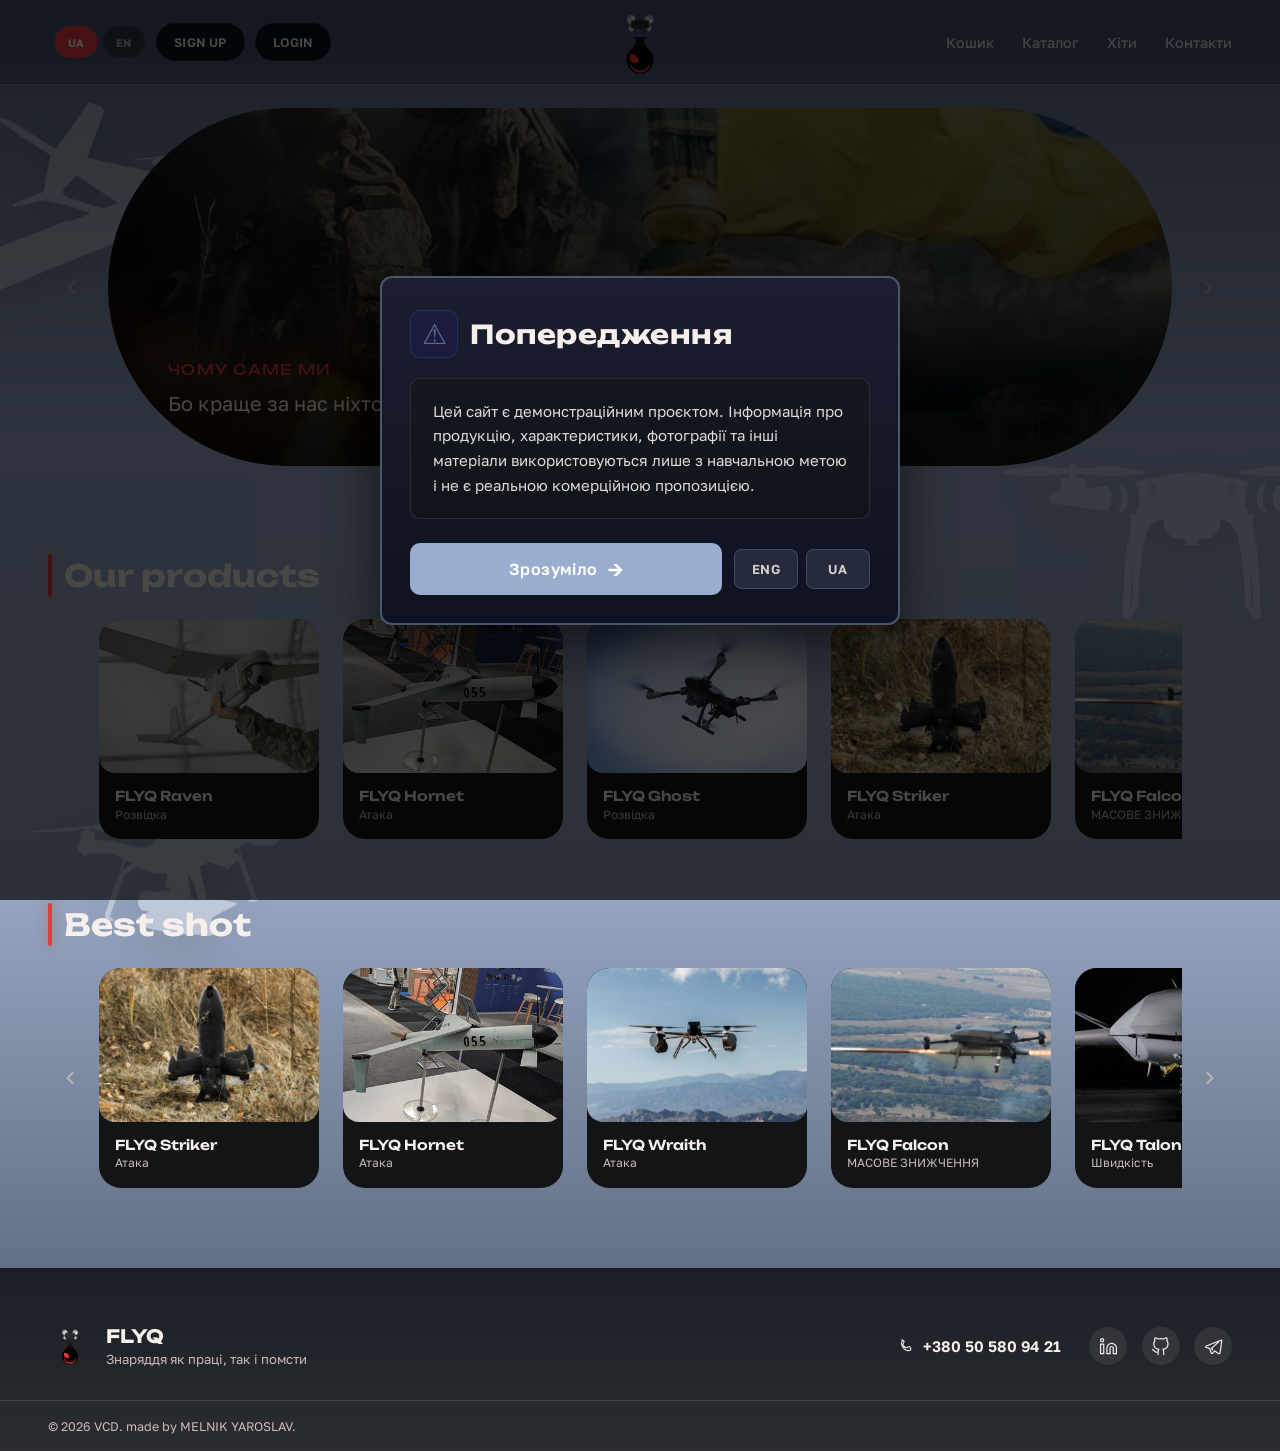
<file: index.html>
<!DOCTYPE html>
<html lang="uk">
<head>
<meta charset="UTF-8">
<meta name="viewport" content="width=device-width, initial-scale=1.0">
<title data-i18n-title="titleHome">FLYQ — знаряддя як праці, так і помсти</title>
<meta name="description" data-i18n-content="metaHomeDesc" content="FLYQ — український виробник дронів. Понад 67 років на ринку техніки, яка не підводить.">
<link rel="icon" href="logo.png" type="image/png">


<link rel="preconnect" href="https://fonts.googleapis.com">
<link rel="preconnect" href="https://fonts.gstatic.com" crossorigin>
<link href="https://fonts.googleapis.com/css2?family=Golos+Text:wght@400;500;600;700&family=Unbounded:wght@500;700;800;900&display=swap" rel="stylesheet">

<link rel="stylesheet" href="styles.css">
</head>
<body id="top">

<!-- Decorative drone silhouettes — scroll parallax (drift opposite to scroll direction).
     Images are inlined as base64 data URIs on purpose: a separate /drones folder next to
     index.html was the most likely cause of "drones don't show" (relative path 404s silently
     since alt="" gives no broken-image icon). Inlining removes that failure mode entirely.
     Styling: styles.css → ".drone-bg" / ".drone-bg__item". Behavior: script.js → initDroneParallax(). -->

<!-- ================= Попередження ================= -->
<div id="warningOverlay" class="warning-overlay">

    <div class="warning-modal">

        <div class="warning-modal__header">
            <span class="warning-modal__icon">⚠</span>
            <h2 class="warning-title" data-i18n="warningTitle">Попередження</h2>
        </div>

        <p class="warning-text" data-i18n="warningText">
            Цей сайт є демонстраційним проєктом.
            Інформація про продукцію, характеристики,
            фотографії та інші матеріали використовуються
            лише з навчальною метою.
        </p>

<div class="warning-actions">
            <button id="warningClose" class="warning-btn warning-btn--primary">
                <span class="warning-btn__text" data-i18n="warningClose">Зрозуміло</span>
                <span class="warning-btn__arrow">&rarr;</span>
            </button>
            <div class="warning-actions__secondary">
                <div class="warning-lang">
                    <button id="warningCloseEn" class="warning-btn warning-btn--lang">ENG</button>
                    <button id="warningCloseUa" class="warning-btn warning-btn--lang">UA</button>
                </div>
            </div>
    </div>

</div>

</div>

<!-- ================= Вхід / Реєстрація (демо, бекенду немає) ================= -->
<div id="authOverlay" class="warning-overlay" style="display:none;">
  <div class="warning-modal auth-modal">

<div class="auth-modal__icon" aria-hidden="true">
      <img src="logo.png" alt="VCD" width="122" height="122" class="auth-modal__logo">
    </div>

    <form id="authForm" class="auth-form" novalidate>
      <div class="auth-field">
        <input type="text" id="authNickname" class="auth-input"
               placeholder="Нікнейм" aria-label="Нікнейм" autocomplete="username"
               data-i18n-placeholder="authNickPh" data-i18n-aria="authNickPh">
        <p class="auth-error" id="authNicknameError" data-i18n="authNickErr" hidden>Введіть нікнейм</p>
      </div>
      <div class="auth-field">
        <input type="password" id="authPassword" class="auth-input"
               placeholder="Пароль" aria-label="Пароль" autocomplete="current-password"
               data-i18n-placeholder="authPassPh" data-i18n-aria="authPassPh">
        <p class="auth-error" id="authPasswordError" data-i18n="authPassErr" hidden>Введіть пароль</p>
      </div>

      <div class="auth-actions">
        <button type="submit" class="warning-btn auth-btn">Sign up</button>
        <button type="submit" class="warning-btn auth-btn">Login</button>
      </div>
    </form>

    <button type="button" class="auth-cancel" id="authCancel" data-i18n="authCancel">Скасувати</button>
  </div>
</div>

<!-- ================= Демо-відповідь після Sign up / Login ================= -->
<div id="authErrorOverlay" class="warning-overlay" style="display:none;">
  <div class="warning-modal">
    <p class="warning-text auth-error-text" data-i18n="authErrorText">
      404 … технічний збій. Лист відправлений на вашу пошту.
    </p>
    <button id="authErrorClose" class="warning-btn">
      <span class="warning-btn__text" data-i18n="navHome">На головну</span>
      <span class="warning-btn__arrow">&rarr;</span>
    </button>
  </div>
</div>


<div class="drone-bg" aria-hidden="true">
  <img class="drone-bg__item" data-depth="0.42" src="[data-uri]" alt="">
  <img class="drone-bg__item" data-depth="0.52" data-flip="1" src="[data-uri]" alt="">
  <img class="drone-bg__item" data-depth="0.36" src="[data-uri]" alt="">
  <img class="drone-bg__item" data-depth="0.58" src="[data-uri]" alt="">
</div>

<a class="skip-link" href="#main" data-i18n="skipLink">Перейти до основного контенту</a>

<!-- Reusable icon sprite. Kept inline so no extra network request is needed. -->
<svg class="icon-sprite" aria-hidden="true" focusable="false">
  <symbol id="icon-chevron" viewBox="0 0 24 24">
    <path d="M9 6l6 6-6 6" fill="none" stroke="currentColor" stroke-width="2.4" stroke-linecap="round" stroke-linejoin="round"/>
  </symbol>
  <symbol id="icon-drone" viewBox="0 0 64 64">
    <g fill="none" stroke="currentColor" stroke-width="2.2" stroke-linecap="round" stroke-linejoin="round">
      <path d="M32 25 17 13M32 25 47 13M32 39 17 51M32 39 47 51"/>
      <rect x="25.5" y="25.5" width="13" height="13" rx="3.5"/>
      <circle cx="14" cy="11" r="6.4"/>
      <circle cx="50" cy="11" r="6.4"/>
      <circle cx="14" cy="53" r="6.4"/>
      <circle cx="50" cy="53" r="6.4"/>
    </g>
  </symbol>
  <symbol id="icon-instagram" viewBox="0 0 24 24">
    <rect x="3" y="3" width="18" height="18" rx="5.5" fill="none" stroke="currentColor" stroke-width="1.7"/>
    <circle cx="12" cy="12" r="4.1" fill="none" stroke="currentColor" stroke-width="1.7"/>
    <circle cx="17.3" cy="6.7" r="1.15" fill="currentColor"/>
  </symbol>
  <symbol id="icon-telegram" viewBox="0 0 24 24">
    <path d="M21.4 4.1 2.8 11.4c-1 .4-1 1.6.1 1.9l4.4 1.3 1.7 5.4c.3.9 1.5 1.1 2.1.3l2.4-2.8 4.6 3.4c.8.6 2 .2 2.2-.8L22.4 5c.2-.9-.9-1.6-1-1z" fill="none" stroke="currentColor" stroke-width="1.5" stroke-linejoin="round"/>
    <path d="M9 14.6 18.7 6l-8.2 7.4-.2 3.9" fill="none" stroke="currentColor" stroke-width="1.4" stroke-linejoin="round"/>
  </symbol>
  <symbol id="icon-linkedin" viewBox="0 0 24 24">
    <path d="M16 8a6 6 0 0 1 6 6v7h-4v-7a2 2 0 0 0-2-2 2 2 0 0 0-2 2v7h-4v-7a6 6 0 0 1 6-6z" fill="none" stroke="currentColor" stroke-width="1.5" stroke-linecap="round" stroke-linejoin="round"/>
    <rect x="2" y="9" width="4" height="12" fill="none" stroke="currentColor" stroke-width="1.5" stroke-linecap="round" stroke-linejoin="round"/>
    <circle cx="4" cy="4" r="2" fill="none" stroke="currentColor" stroke-width="1.5" stroke-linecap="round" stroke-linejoin="round"/>
  </symbol>
  <symbol id="icon-github" viewBox="0 0 24 24">
    <path d="M9 19c-5 1.5-5-2.5-7-3m14 6v-3.87a3.37 3.37 0 0 0-.94-2.61c3.14-.35 6.44-1.54 6.44-7A5.44 5.44 0 0 0 20 4.77 5.07 5.07 0 0 0 19.91 1S18.73.65 16 2.48a13.38 13.38 0 0 0-7 0C6.27.65 5.09 1 5.09 1A5.07 5.07 0 0 0 5 4.77a5.44 5.44 0 0 0-1.5 3.78c0 5.42 3.3 6.61 6.44 7A3.37 3.37 0 0 0 9 18.13V22" fill="none" stroke="currentColor" stroke-width="1.5" stroke-linecap="round" stroke-linejoin="round"/>
  </symbol>
  <symbol id="icon-phone" viewBox="0 0 24 24">
    <path d="M6.7 2.6 9.5 3.8c.5.2.7.8.5 1.3l-1 2.5c-.2.5-.7.7-.7 1.3.5 2.5 2.4 4.4 4.9 4.9.5.1.8-.4 1.3-.6l2.5-1c.5-.2 1.1 0 1.3.5l1.2 2.8c.2.5 0 1.1-.4 1.4-1 .7-2.3 1.1-3.5.9C11 17.3 6.8 13.1 6.4 8c-.2-1.2.2-2.5.9-3.5.3-.4.9-.6 1.4-.4Z" fill="none" stroke="currentColor" stroke-width="1.5" stroke-linejoin="round" stroke-linecap="round"/>
  </symbol>
  <symbol id="icon-menu" viewBox="0 0 24 24">
    <path d="M4 7h16M4 12h16M4 17h16" fill="none" stroke="currentColor" stroke-width="1.8" stroke-linecap="round"/>
  </symbol>
</svg>

    <!-- ============ HEADER ============ -->
<header class="site-header" id="siteHeader">
  <div class="site-header__inner">

    <div class="site-header__left">
      <div class="header-lang">
        <button class="btn btn--lang" type="button" data-lang="ua">UA</button>
        <button class="btn btn--lang" type="button" data-lang="en">EN</button>
      </div>
      <div class="site-header__auth" id="authControls"></div>
    </div>

    <!-- ============ LOGO center ============ -->
    <a class="site-header__logo" href="#top" data-i18n-aria="logoAriaTop" aria-label="FLYQ — на початок сторінки">
      <img src="logo.png" alt="VCD" width="75" height="75" class="js-logo">
    </a>

    <div class="site-header__right">
      <div class="site-header__menu">
        <nav class="site-nav" id="siteNav" data-i18n-aria="mainNavAria" aria-label="Основна навігація">
          <a href="cart.html" data-i18n="navCart">Кошик</a>
          <a href="#our-products" data-i18n="navCatalog">Каталог</a>
          <a href="#best-shot" data-i18n="navHits">Хіти</a>
          <a href="#site-footer" data-i18n="navContacts">Контакти</a>
        </nav>
        <button class="menu-toggle" type="button" id="menuToggle" aria-expanded="false" aria-controls="siteNav">
          <span class="menu-toggle__label" data-i18n="menuLabel">Меню</span>
          <svg class="icon menu-toggle__icon" width="18" height="18"><use href="#icon-menu"></use></svg>
        </button>
      </div>
    </div>

  </div>
</header>

<main id="main">




  <!-- ============ HERO CAROUSEL — "колесо пропозиції" ============ -->
  <section class="hero" data-i18n-roledesc="heroCarouselRole" aria-roledescription="карусель" data-i18n-aria="heroSlidesAria" aria-label="Пропозиції">
    <div class="hero__inner">

      <button class="hero__arrow hero__arrow--prev" type="button" id="heroPrev" data-i18n-aria="heroPrevAria" aria-label="Попередній слайд">
        <svg class="icon" width="22" height="22"><use href="#icon-chevron"></use></svg>
      </button>

      <div class="hero__stage">
        <div class="hero__slide" id="heroSlide">
          <div class="hero__media" id="heroMedia"></div>
          <div class="hero__scrim"></div>
          <div class="hero__content">
            <span class="hero__eyebrow" id="heroEyebrow">Про магазин</span>
            <p class="hero__text" id="heroText">VCD — ми виготовляємо знаряддя як праці, так і помсти. Вже близько 67 років на ринку дронів, які не підводять.</p>
          </div>
        </div>
      </div>

      <button class="hero__arrow hero__arrow--next" type="button" id="heroNext" data-i18n-aria="heroNextAria" aria-label="Наступний слайд">
        <svg class="icon" width="22" height="22"><use href="#icon-chevron"></use></svg>
      </button>

    </div>

    <div class="hero__dots" id="heroDots" role="tablist" data-i18n-aria="heroDotsAria" aria-label="Слайди пропозицій"></div>
  </section>

  <!-- ============ OUR PRODUCTS ============ -->
  <section class="rail" id="our-products" aria-labelledby="ourProductsHeading">
    <h2 class="rail__heading" id="ourProductsHeading"><span class="rail__tick" aria-hidden="true"></span>Our products</h2>

    <div class="rail__viewport">
      <button class="rail__arrow rail__arrow--prev" type="button" data-rail-prev="ourProductsTrack" data-i18n-aria="railPrevAria" aria-label="Попередні товари">
        <svg class="icon" width="20" height="20"><use href="#icon-chevron"></use></svg>
      </button>

      <ul class="rail__track" id="ourProductsTrack"></ul>

      <button class="rail__arrow rail__arrow--next" type="button" data-rail-next="ourProductsTrack" data-i18n-aria="railNextAria" aria-label="Наступні товари">
        <svg class="icon" width="20" height="20"><use href="#icon-chevron"></use></svg>
      </button>
    </div>
  </section>

  <!-- ============ BEST SHOT ============ -->
  <section class="rail" id="best-shot" aria-labelledby="bestShotHeading">
    <h2 class="rail__heading" id="bestShotHeading"><span class="rail__tick" aria-hidden="true"></span>Best shot</h2>

    <div class="rail__viewport">
      <button class="rail__arrow rail__arrow--prev" type="button" data-rail-prev="bestShotTrack" data-i18n-aria="railPrevAria" aria-label="Попередні товари">
        <svg class="icon" width="20" height="20"><use href="#icon-chevron"></use></svg>
      </button>

      <ul class="rail__track" id="bestShotTrack"></ul>

      <button class="rail__arrow rail__arrow--next" type="button" data-rail-next="bestShotTrack" data-i18n-aria="railNextAria" aria-label="Наступні товари">
        <svg class="icon" width="20" height="20"><use href="#icon-chevron"></use></svg>
      </button>
    </div>
  </section>

</main>

<!-- ============ FOOTER ============ -->
<footer class="site-footer" id="site-footer">
  <div class="site-footer__inner">

    <div class="site-footer__brand">
      <img src="logo.png" alt="FLYQ" width="55" height="55" class="site-footer__logo js-logo">
      <div class="site-footer__brand-text">
        <p class="site-footer__name">FLYQ</p>
        <p class="site-footer__tagline">Знаряддя як праці, так і помсти</p>
      </div>
    </div>

    <div class="site-footer__contact">
      <a class="site-footer__phone" href="tel:+380505809421">
        <svg class="icon" width="17" height="17"><use href="#icon-phone"></use></svg>
        <span>+380&nbsp;50&nbsp;580&nbsp;94&nbsp;21</span>
      </a>
      <div class="site-footer__social">
        <a href="https://www.linkedin.com/in/yaroslav-melnyk-b37ba122b/" target="_blank" rel="noopener noreferrer" aria-label="VCD у LinkedIn"><svg class="icon" width="19" height="19"><use href="#icon-linkedin"></use></svg></a>
        <a href="https://github.com/telurbul" target="_blank" rel="noopener noreferrer" aria-label="VCD у GitHub"><svg class="icon" width="19" height="19"><use href="#icon-github"></use></svg></a>
        <a href="https://t.me/alfreichel" target="_blank" rel="noopener noreferrer" aria-label="VCD у Telegram"><svg class="icon" width="19" height="19"><use href="#icon-telegram"></use></svg></a>
      </div>
    </div>

  </div>

  <div class="site-footer__bottom">
    <p>© <span id="year">2026</span> VCD. made by MELNIK YAROSLAV.</p>
  </div>
</footer>

<script src="script.js"></script>
</body>
</html>
</file>
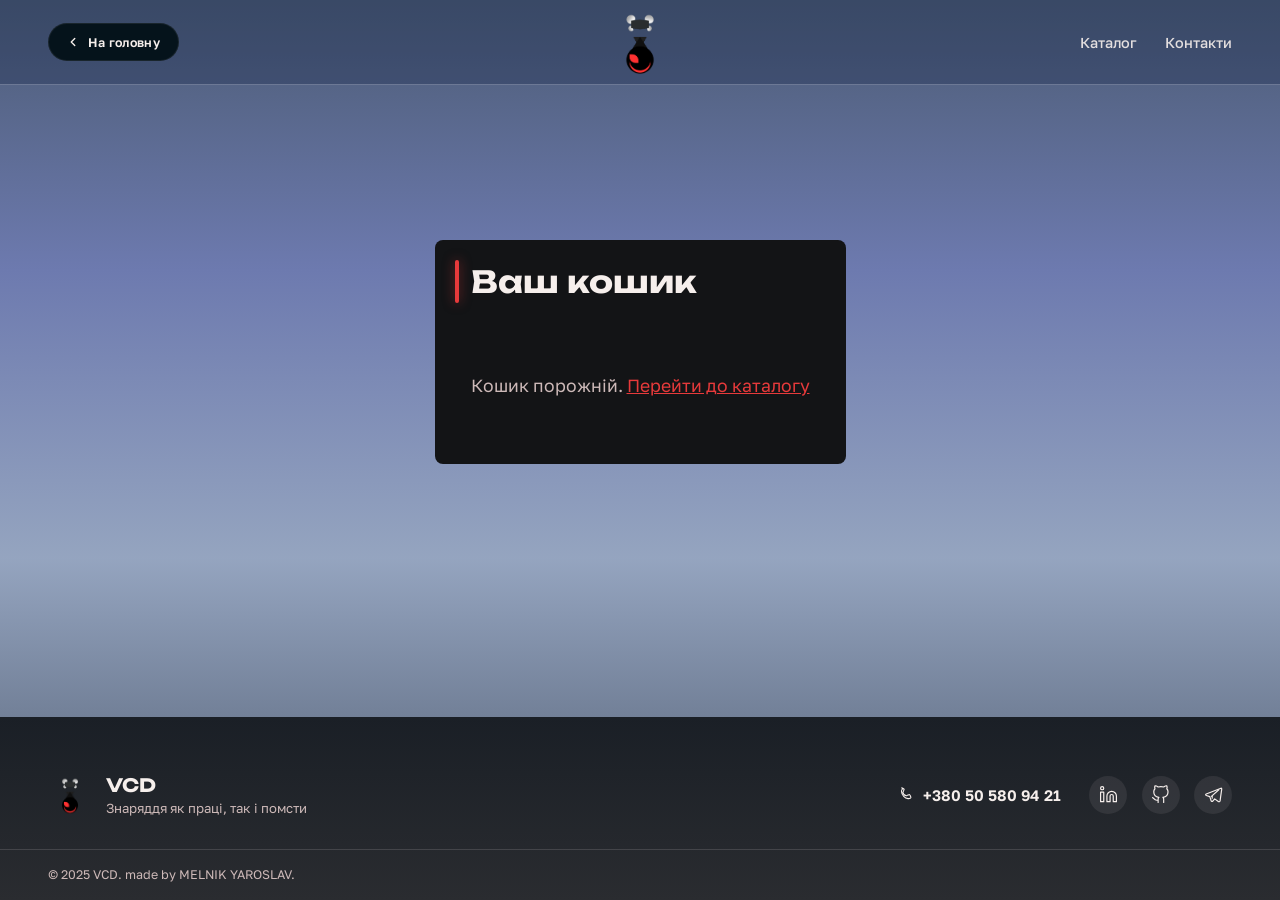
<file: cart.html>
<!DOCTYPE html>
<html lang="uk">
<head>
  <meta charset="UTF-8">
  <meta name="viewport" content="width=device-width, initial-scale=1.0">
  <title data-i18n-title="titleCart">Кошик — VCD</title>
  <link rel="icon" href="logo.png" type="image/png">
  <link rel="preconnect" href="https://fonts.googleapis.com">
  <link rel="preconnect" href="https://fonts.gstatic.com" crossorigin>
  <link href="https://fonts.googleapis.com/css2?family=Golos+Text:wght@400;500;600;700&family=Unbounded:wght@500;700;800;900&display=swap" rel="stylesheet">
  <link rel="stylesheet" href="styles.css">
  <link rel="stylesheet" href="styles.prod.css">
  <link rel="stylesheet" href="styles.cart.css">
  <style>
    /* Shared styles.css sets body{min-height:130vh} for the long landing
       page. On a short page like this cart (especially when empty) that
       leaves a large blank gradient gap below the footer instead of the
       footer sitting at the bottom. Override scoped to this page only,
       with a real sticky-footer flex layout instead. */
    body {
      min-height: 100vh;
      display: flex;
      flex-direction: column;
    }
    main.cart-page {
      flex: 1 0 auto;
    }
    .site-footer {
      flex-shrink: 0;
    }

    .cart-page {
      max-width: var(--container);
      margin: 0 auto;
      padding: calc(var(--header-h) + 2rem) var(--pad-inline) 0;
      min-height: 60vh;
    }
    .cart-container {
      width: 100%;
    }
    .cart-heading {
      display: flex;
      align-items: center;
      gap: .75rem;
      font-family: var(--font-display);
      font-weight: 700;
      font-size: clamp(1.3rem, 3vw, 1.9rem);
      margin-bottom: 1.5rem;
    }
    .cart-items {
      display: flex;
      flex-direction: column;
      gap: 0.75rem;
    }
    .cart-item {
      display: flex;
      align-items: center;
      gap: 1rem;
      background: var(--ink);
      border-radius: var(--radius-sm);
      padding: 0.75rem 1rem;
      transition: background 0.2s;
    }
    .cart-item:hover {
      background: var(--ink-soft);
    }
    .cart-item__img {
      width: 80px;
      height: 80px;
      object-fit: cover;
      border-radius: 8px;
      flex-shrink: 0;
    }
    .cart-item__info {
      flex: 1;
      display: flex;
      align-items: center;
      gap: 0.75rem;
    }
    .cart-item__name {
      font-family: var(--font-display);
      font-weight: 600;
      font-size: 1rem;
    }
    .cart-item__qty {
      color: var(--paper-dim);
      font-size: 0.85rem;
    }
    .cart-item__price {
      font-family: var(--font-display);
      font-weight: 700;
      font-size: 1.05rem;
      white-space: nowrap;
      color: var(--accent);
    }
    .cart-item__remove {
      display: grid;
      place-items: center;
      width: 36px;
      height: 36px;
      border-radius: 50%;
      background: rgba(231,58,59,0.15);
      color: var(--accent);
      font-size: 1rem;
      transition: background 0.2s;
      cursor: pointer;
      border: none;
    }
    .cart-item__remove:hover {
      background: rgba(231,58,59,0.35);
    }
    .cart-empty {
      text-align: center;
      padding: 3rem 1rem;
      color: var(--paper-dim);
      font-size: 1.1rem;
    }
    .cart-empty a {
      color: var(--accent);
      text-decoration: underline;
    }
    .cart-actions {
      margin-top: 1.5rem;
      display: flex;
      align-items: center;
      justify-content: space-between;
      gap: 1rem;
      flex-wrap: wrap;
    }
    .cart-actions .btn--order {
      display: inline-block;
      width: auto;
      min-width: 220px;
    }
    .cart-add-more {
      display: inline-flex;
      align-items: center;
      gap: .5rem;
    }
    .cart-add-more__icon {
      display: grid;
      place-items: center;
      width: 22px;
      height: 22px;
      border-radius: 50%;
      background: rgba(231,58,59,0.15);
      color: var(--accent);
      font-size: 1rem;
      line-height: 1;
    }
  </style>
</head>
<body>

<svg class="icon-sprite" aria-hidden="true" focusable="false">
  <symbol id="icon-chevron" viewBox="0 0 24 24">
    <path d="M9 6l6 6-6 6" fill="none" stroke="currentColor" stroke-width="2.4" stroke-linecap="round" stroke-linejoin="round"/>
  </symbol>
  <symbol id="icon-phone" viewBox="0 0 24 24">
    <path d="M6.7 2.6 9.5 3.8c.5.2.7.8.5 1.3l-1 2.5c-.2.5-.7.7-.7 1.3.5 2.5 2.4 4.4 4.9 4.9.5.1.8-.4 1.3-.6l2.5-1c.5-.2 1.1 0 1.3.5l1.2 2.8c.2.5 0 1.1-.4 1.4-1 .7-2.3 1.1-3.5.9C11 17.3 6.8 13.1 6.4 8c-.2-1.2.2-2.5.9-3.5.3-.4.9-.6 1.4-.4Z" fill="none" stroke="currentColor" stroke-width="1.5" stroke-linejoin="round" stroke-linecap="round"/>
  </symbol>
  <symbol id="icon-instagram" viewBox="0 0 24 24">
    <rect x="3" y="3" width="18" height="18" rx="5.5" fill="none" stroke="currentColor" stroke-width="1.7"/>
    <circle cx="12" cy="12" r="4.1" fill="none" stroke="currentColor" stroke-width="1.7"/>
    <circle cx="17.3" cy="6.7" r="1.15" fill="currentColor"/>
  </symbol>
  <symbol id="icon-linkedin" viewBox="0 0 24 24">
    <path d="M16 8a6 6 0 0 1 6 6v7h-4v-7a2 2 0 0 0-2-2 2 2 0 0 0-2 2v7h-4v-7a6 6 0 0 1 6-6z" fill="none" stroke="currentColor" stroke-width="1.5" stroke-linecap="round" stroke-linejoin="round"/>
    <rect x="2" y="9" width="4" height="12" fill="none" stroke="currentColor" stroke-width="1.5" stroke-linecap="round" stroke-linejoin="round"/>
    <circle cx="4" cy="4" r="2" fill="none" stroke="currentColor" stroke-width="1.5" stroke-linecap="round" stroke-linejoin="round"/>
  </symbol>
  <symbol id="icon-github" viewBox="0 0 24 24">
    <path d="M9 19c-5 1.5-5-2.5-7-3m14 6v-3.87a3.37 3.37 0 0 0-.94-2.61c3.14-.35 6.44-1.54 6.44-7A5.44 5.44 0 0 0 20 4.77 5.07 5.07 0 0 0 19.91 1S18.73.65 16 2.48a13.38 13.38 0 0 0-7 0C6.27.65 5.09 1 5.09 1A5.07 5.07 0 0 0 5 4.77a5.44 5.44 0 0 0-1.5 3.78c0 5.42 3.3 6.61 6.44 7A3.37 3.37 0 0 0 9 18.13V22" fill="none" stroke="currentColor" stroke-width="1.5" stroke-linecap="round" stroke-linejoin="round"/>
  </symbol>
  <symbol id="icon-telegram" viewBox="0 0 24 24">
    <path d="M21.4 4.1 2.8 11.4c-1 .4-1 1.6.1 1.9l4.4 1.3 1.7 5.4c.3.9 1.5 1.1 2.1.3l2.4-2.8 4.6 3.4c.8.6 2 .2 2.2-.8L22.4 5c.2-.9-.9-1.6-1-1z" fill="none" stroke="currentColor" stroke-width="1.5" stroke-linejoin="round"/>
    <path d="M9 14.6 18.7 6l-8.2 7.4-.2 3.9" fill="none" stroke="currentColor" stroke-width="1.4" stroke-linejoin="round"/>
  </symbol>
  <symbol id="icon-menu" viewBox="0 0 24 24">
    <path d="M4 7h16M4 12h16M4 17h16" fill="none" stroke="currentColor" stroke-width="1.8" stroke-linecap="round"/>
  </symbol>
</svg>

<header class="site-header" id="siteHeader">
  <div class="site-header__inner">
    <div class="site-header__auth">
      <a class="btn btn--ghost btn--back" href="index.html">
        <svg class="icon is-prev" width="14" height="14"><use href="#icon-chevron"></use></svg>
        <span data-i18n="navHome">На головну</span>
      </a>
    </div>
    <a class="site-header__logo" href="index.html" data-i18n-aria="logoAriaHome" aria-label="VCD — на головну">
      <img src="logo.png" alt="VCD" width="52" height="52">
    </a>
    <div class="site-header__menu">
      <nav class="site-nav" id="siteNav" data-i18n-aria="mainNavAria" aria-label="Основна навігація">
        <a href="index.html#our-products" data-i18n="navCatalog">Каталог</a>
        <a href="index.html#site-footer" data-i18n="navContacts">Контакти</a>
      </nav>
    </div>
  </div>
</header>

<main class="cart-page">
  <div class="cart-container">
    <h2 class="cart-heading"><span class="rail__tick" aria-hidden="true"></span><span data-i18n="cartHeading">Ваш кошик</span></h2>
    <div id="cart-items" class="cart-items"></div>
    <div class="cart-actions" id="cartActions" style="display:none;">
      <a class="cart-add-more" href="index.html#our-products">
        <span class="cart-add-more__icon" aria-hidden="true">+</span>
        <span data-i18n="cartAddMore">Замовити ще</span>
      </a>
      <button class="btn btn--order" onclick="checkout()" data-i18n="cartCheckout">Оформити замовлення</button>
    </div>
  </div>
</main>

<div id="stockWarning" class="warning-overlay" style="display:none;">
  <div class="warning-modal">
    <div class="warning-modal__header">
      <span class="warning-modal__icon">⚠</span>
      <h2 class="warning-title" data-i18n="stockTitle">Товар відсутній</h2>
    </div>
    <p class="warning-text" data-i18n-html="stockText">
      Вибачте, товар зараз не в наявності.<br>
      Ми повідомимо вас про появу.
    </p>
    <button id="stockWarningClose" class="warning-btn" onclick="closeBanner()">
      <span class="warning-btn__text" data-i18n="stockContinue">Продовжити</span>
      <span class="warning-btn__arrow">&rarr;</span>
    </button>
  </div>
</div>

<footer class="site-footer" id="site-footer">
  <div class="site-footer__inner">
    <div class="site-footer__brand">
      <img src="logo.png" alt="VCD" width="44" height="44" class="site-footer__logo">
      <div class="site-footer__brand-text">
        <p class="site-footer__name">VCD</p>
        <p class="site-footer__tagline" data-i18n="footerTagline">Знаряддя як праці, так і помсти</p>
      </div>
    </div>
    <div class="site-footer__contact">
      <a class="site-footer__phone" href="tel:+380505809421">
        <svg class="icon" width="17" height="17"><use href="#icon-phone"></use></svg>
        <span>+380&nbsp;50&nbsp;580&nbsp;94&nbsp;21</span>
      </a>
      <div class="site-footer__social">
        <a href="https://www.linkedin.com/in/yaroslav-melnyk-b37ba122b/" target="_blank" rel="noopener noreferrer" aria-label="VCD у LinkedIn"><svg class="icon" width="19" height="19"><use href="#icon-linkedin"></use></svg></a>
        <a href="https://github.com/telurbul" target="_blank" rel="noopener noreferrer" aria-label="VCD у GitHub"><svg class="icon" width="19" height="19"><use href="#icon-github"></use></svg></a>
        <a href="https://t.me/alfreichel" target="_blank" rel="noopener noreferrer" aria-label="VCD у Telegram"><svg class="icon" width="19" height="19"><use href="#icon-telegram"></use></svg></a>
      </div>
    </div>
  </div>
  <div class="site-footer__bottom">
    <p>© 2025 VCD. made by MELNIK YAROSLAV.</p>
  </div>
</footer>

<script src="script.js"></script>
<script>
  function renderCart() {
    const cart = JSON.parse(localStorage.getItem('cart')) || [];
    const container = document.getElementById('cart-items');
    const actions = document.getElementById('cartActions');

    container.innerHTML = '';

    if (cart.length === 0) {
      container.innerHTML = `<p class="cart-empty">${tr('cartEmpty')} <a href="index.html#our-products">${tr('cartToCatalog')}</a></p>`;
      if (actions) actions.style.display = 'none';
      return;
    }

    if (actions) actions.style.display = 'block';

    cart.forEach((item, index) => {
      const qty = item.quantity || 1;
      const total = (item.price || 0) * qty;

      const div = document.createElement('div');
      div.className = 'cart-item';
      div.innerHTML = `
        <img src="${item.image}" alt="${item.name}" class="cart-item__img">
        <div class="cart-item__info">
          <span class="cart-item__name">${item.name}</span>
          <span class="cart-item__qty">× ${qty}</span>
        </div>
        <span class="cart-item__price">${total.toLocaleString('uk-UA')} ₴</span>
        <button class="cart-item__remove" onclick="removeItem(${index})" aria-label="${tr('cartRemove')} ${item.name}">✕</button>
      `;
      container.appendChild(div);
    });
  }

  function removeItem(index) {
    const cart = JSON.parse(localStorage.getItem('cart')) || [];
    cart.splice(index, 1);
    localStorage.setItem('cart', JSON.stringify(cart));
    renderCart();
  }

  function checkout() {
    const warning = document.getElementById('stockWarning');
    if (warning) warning.style.display = 'flex';
  }

  function closeBanner() {
    const warning = document.getElementById('stockWarning');
    if (warning) warning.style.display = 'none';
  }

  document.addEventListener('keydown', (e) => {
    if (e.key === 'Escape') closeBanner();
  });

  document.addEventListener('DOMContentLoaded', renderCart);
</script>
</body>
</html>
</file>
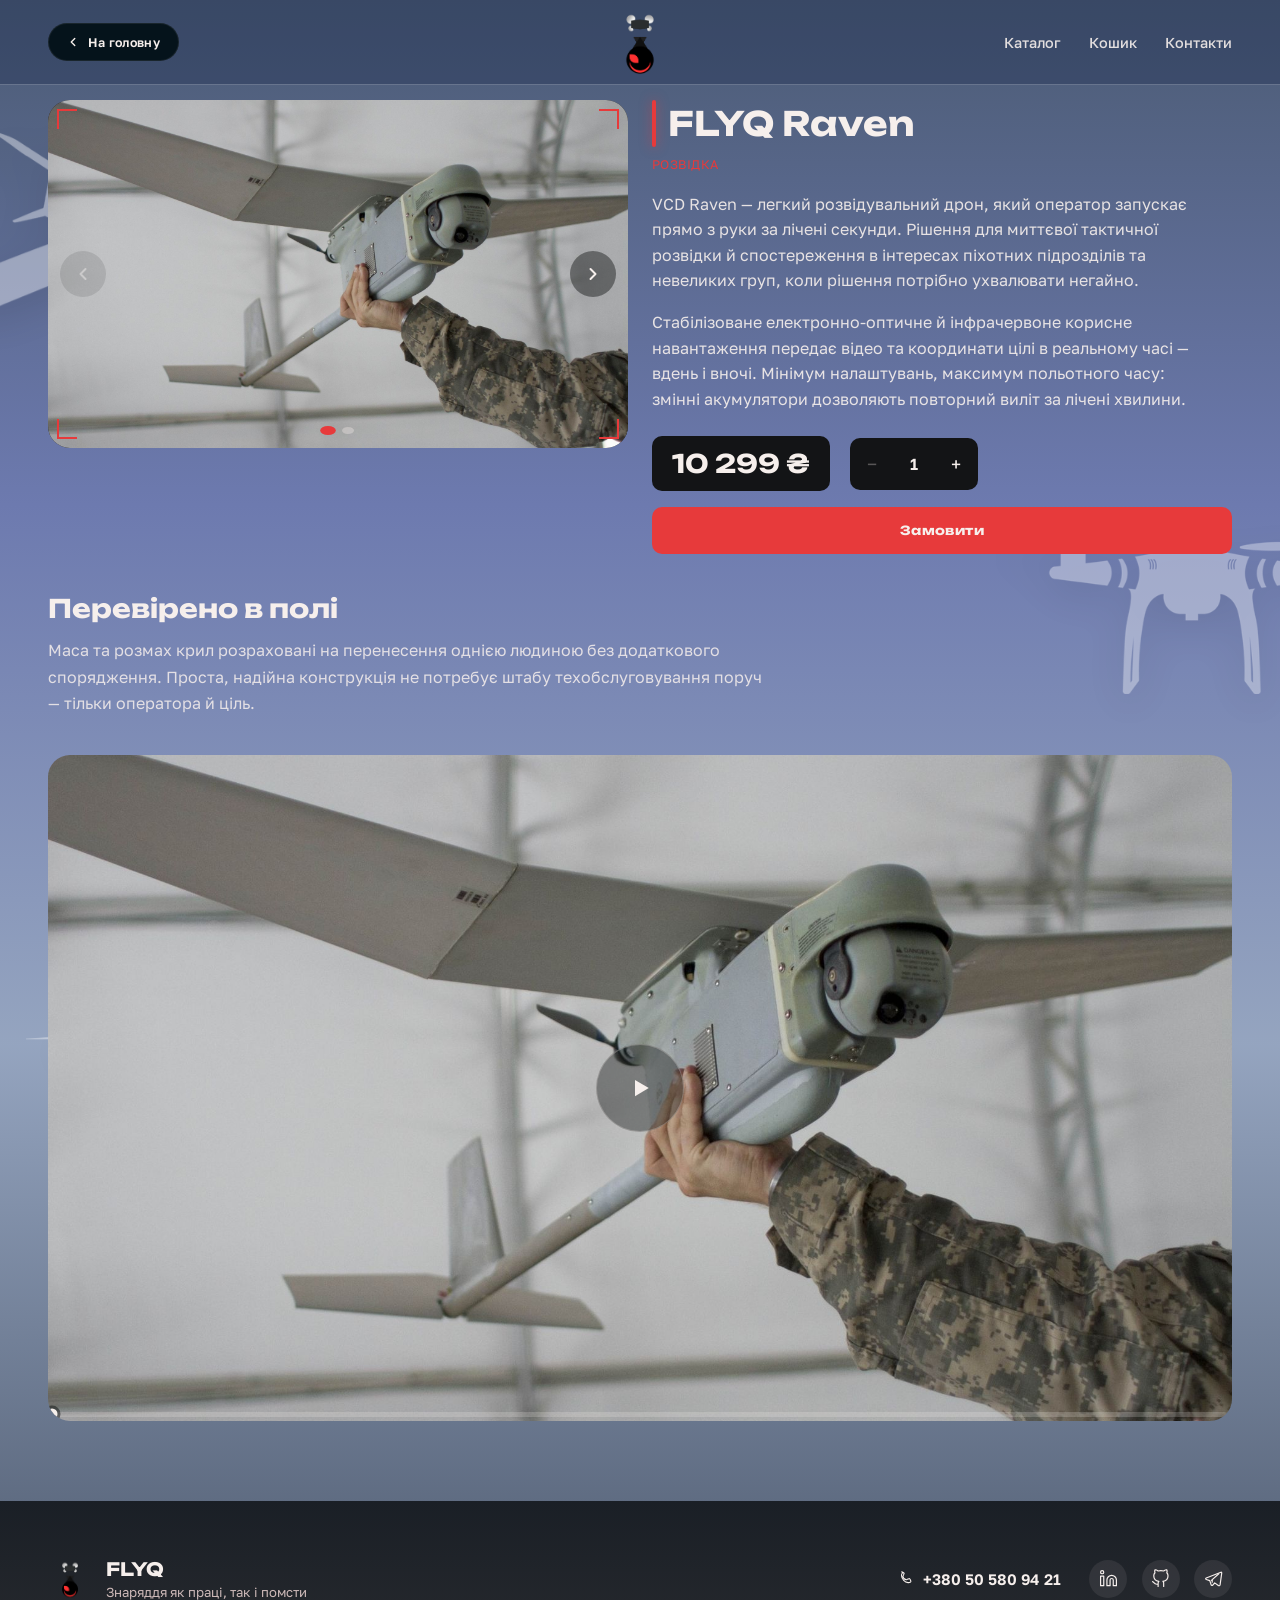
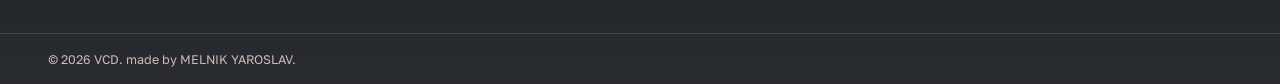
<file: product.html>
<!DOCTYPE html>
<html lang="uk">
<head>
<meta charset="UTF-8">
<meta name="viewport" content="width=device-width, initial-scale=1.0">
<title data-i18n-title="titleProduct">Товар — VCD</title>
<meta name="description" data-i18n-content="metaProductDesc" content="VCD — технічні характеристики та замовлення дронів.">
<link rel="icon" href="logo.png" type="image/png">

<link rel="preconnect" href="https://fonts.googleapis.com">
<link rel="preconnect" href="https://fonts.gstatic.com" crossorigin>
<link href="https://fonts.googleapis.com/css2?family=Golos+Text:wght@400;500;600;700&family=Unbounded:wght@500;700;800;900&display=swap" rel="stylesheet">

<link rel="stylesheet" href="styles.css">
<link rel="stylesheet" href="styles.prod.css">
</head>





<body id="top">

<!-- Decorative drone silhouettes — scroll parallax (drift opposite to scroll direction).
     Inlined as base64 data URIs to avoid 404s from relative paths. -->
<div class="drone-bg" aria-hidden="true">
  <img class="drone-bg__item" data-depth="0.42" src="drone1%20(1).png" alt="">
  <img class="drone-bg__item" data-depth="0.52" data-flip="1" src="drone2%20(1).png" alt="">
  <img class="drone-bg__item" data-depth="0.36" src="drone5.png" alt="">
  <img class="drone-bg__item" data-depth="0.58" src="drone6.png" alt="">
</div>

<a class="skip-link" href="#main" data-i18n="skipLink">Перейти до основного контенту</a>

<svg class="icon-sprite" aria-hidden="true" focusable="false">
  <symbol id="icon-chevron" viewBox="0 0 24 24">
    <path d="M9 6l6 6-6 6" fill="none" stroke="currentColor" stroke-width="2.4" stroke-linecap="round" stroke-linejoin="round"/>
  </symbol>
  <symbol id="icon-drone" viewBox="0 0 64 64">
    <g fill="none" stroke="currentColor" stroke-width="2.2" stroke-linecap="round" stroke-linejoin="round">
      <path d="M32 25 17 13M32 25 47 13M32 39 17 51M32 39 47 51"/>
      <rect x="25.5" y="25.5" width="13" height="13" rx="3.5"/>
      <circle cx="14" cy="11" r="6.4"/>
      <circle cx="50" cy="11" r="6.4"/>
      <circle cx="14" cy="53" r="6.4"/>
      <circle cx="50" cy="53" r="6.4"/>
    </g>
  </symbol>
  <symbol id="icon-play" viewBox="0 0 24 24">
    <path d="M8 5.5v13l11-6.5-11-6.5Z" fill="currentColor"/>
  </symbol>
  <symbol id="icon-pause" viewBox="0 0 24 24">
    <path d="M7 5h3.2v14H7V5Zm6.8 0H17v14h-3.2V5Z" fill="currentColor"/>
  </symbol>
  <symbol id="icon-instagram" viewBox="0 0 24 24">
    <rect x="3" y="3" width="18" height="18" rx="5.5" fill="none" stroke="currentColor" stroke-width="1.7"/>
    <circle cx="12" cy="12" r="4.1" fill="none" stroke="currentColor" stroke-width="1.7"/>
    <circle cx="17.3" cy="6.7" r="1.15" fill="currentColor"/>
  </symbol>
  <symbol id="icon-linkedin" viewBox="0 0 24 24">
    <path d="M16 8a6 6 0 0 1 6 6v7h-4v-7a2 2 0 0 0-2-2 2 2 0 0 0-2 2v7h-4v-7a6 6 0 0 1 6-6z" fill="none" stroke="currentColor" stroke-width="1.5" stroke-linecap="round" stroke-linejoin="round"/>
    <rect x="2" y="9" width="4" height="12" fill="none" stroke="currentColor" stroke-width="1.5" stroke-linecap="round" stroke-linejoin="round"/>
    <circle cx="4" cy="4" r="2" fill="none" stroke="currentColor" stroke-width="1.5" stroke-linecap="round" stroke-linejoin="round"/>
  </symbol>
  <symbol id="icon-github" viewBox="0 0 24 24">
    <path d="M9 19c-5 1.5-5-2.5-7-3m14 6v-3.87a3.37 3.37 0 0 0-.94-2.61c3.14-.35 6.44-1.54 6.44-7A5.44 5.44 0 0 0 20 4.77 5.07 5.07 0 0 0 19.91 1S18.73.65 16 2.48a13.38 13.38 0 0 0-7 0C6.27.65 5.09 1 5.09 1A5.07 5.07 0 0 0 5 4.77a5.44 5.44 0 0 0-1.5 3.78c0 5.42 3.3 6.61 6.44 7A3.37 3.37 0 0 0 9 18.13V22" fill="none" stroke="currentColor" stroke-width="1.5" stroke-linecap="round" stroke-linejoin="round"/>
  </symbol>
  <symbol id="icon-telegram" viewBox="0 0 24 24">
    <path d="M21.4 4.1 2.8 11.4c-1 .4-1 1.6.1 1.9l4.4 1.3 1.7 5.4c.3.9 1.5 1.1 2.1.3l2.4-2.8 4.6 3.4c.8.6 2 .2 2.2-.8L22.4 5c.2-.9-.9-1.6-1-1z" fill="none" stroke="currentColor" stroke-width="1.5" stroke-linejoin="round"/>
    <path d="M9 14.6 18.7 6l-8.2 7.4-.2 3.9" fill="none" stroke="currentColor" stroke-width="1.4" stroke-linejoin="round"/>
  </symbol>
  <symbol id="icon-phone" viewBox="0 0 24 24">
    <path d="M6.7 2.6 9.5 3.8c.5.2.7.8.5 1.3l-1 2.5c-.2.5-.7.7-.7 1.3.5 2.5 2.4 4.4 4.9 4.9.5.1.8-.4 1.3-.6l2.5-1c.5-.2 1.1 0 1.3.5l1.2 2.8c.2.5 0 1.1-.4 1.4-1 .7-2.3 1.1-3.5.9C11 17.3 6.8 13.1 6.4 8c-.2-1.2.2-2.5.9-3.5.3-.4.9-.6 1.4-.4Z" fill="none" stroke="currentColor" stroke-width="1.5" stroke-linejoin="round" stroke-linecap="round"/>
  </symbol>
  <symbol id="icon-menu" viewBox="0 0 24 24">
    <path d="M4 7h16M4 12h16M4 17h16" fill="none" stroke="currentColor" stroke-width="1.8" stroke-linecap="round"/>
  </symbol>
</svg>

<!-- ============ HEADER (product-page variant: back button instead of auth) ============ -->
<header class="site-header" id="siteHeader">
  <div class="site-header__inner">

    <div class="site-header__auth">
      <a class="btn btn--ghost btn--back" href="index.html">
        <svg class="icon is-prev" width="14" height="14"><use href="#icon-chevron"></use></svg>
        <span data-i18n="navHome">На головну</span>
      </a>
    </div>

    <a class="site-header__logo" href="index.html" data-i18n-aria="logoAriaHome" aria-label="VCD — на головну">
      <img src="logo.png" alt="VCD" width="52" height="52" class="js-logo">
    </a>

    <div class="site-header__menu">
      <nav class="site-nav" id="siteNav" data-i18n-aria="mainNavAria" aria-label="Основна навігація">
        <a href="index.html#our-products" data-i18n="navCatalog">Каталог</a>
        <a href="cart.html" data-i18n="navCart">Кошик</a>
        <a href="index.html#site-footer" data-i18n="navContacts">Контакти</a>
      </nav>
      <button class="menu-toggle" type="button" id="menuToggle" aria-expanded="false" aria-controls="siteNav">
        <span class="menu-toggle__label" data-i18n="menuLabel">Меню</span>
        <svg class="icon menu-toggle__icon" width="18" height="18"><use href="#icon-menu"></use></svg>
      </button>
    </div>

  </div>
</header>

<main id="main">

  <!-- ============ PRODUCT HERO — gallery + buy box ============ -->
  <section class="product-hero">

    <div class="product-hero__gallery">
      <div class="gallery__frame" id="galleryFrame">
        <div class="gallery__photo" id="galleryPhoto"></div>
        
        <span class="gallery__more-msg" id="galleryMoreMsg" data-i18n="galleryMore">додаткові фото скоро з'являться</span>
        <span class="gallery__corner corner corner--tl"></span>
        <span class="gallery__corner corner corner--tr"></span>
        <span class="gallery__corner corner corner--bl"></span>
        <span class="gallery__corner corner corner--br"></span>
      </div>
      <button class="gallery__arrow gallery__arrow--prev" type="button" id="galleryPrev" data-i18n-aria="galleryPrev" aria-label="Попередній вигляд">
        <svg class="icon" width="20" height="20"><use href="#icon-chevron"></use></svg>
      </button>
      <button class="gallery__arrow gallery__arrow--next" type="button" id="galleryNext" data-i18n-aria="galleryNext" aria-label="Наступний вигляд">
        <svg class="icon" width="20" height="20"><use href="#icon-chevron"></use></svg>
      </button>
      <div class="gallery__dots" id="galleryDots"></div>
    </div>

    <div class="product-hero__info">
      <h1 class="product-hero__name"><span class="rail__tick" aria-hidden="true"></span><span id="productNameText">—</span></h1>
      <p class="product-hero__tag" id="productTag"></p>

      <p class="product-hero__desc" id="productDescP1"></p>
      <p class="product-hero__desc" id="productDescP2"></p>

      <div class="product-buy">
        <div class="product-buy__price" id="productPrice">—</div>
        <div class="qty-stepper">
          <button class="qty-stepper__btn" type="button" id="qtyMinus" data-i18n-aria="qtyMinus" aria-label="Зменшити кількість">−</button>
          <span class="qty-stepper__value" id="qtyValue">1</span>
          <button class="qty-stepper__btn" type="button" id="qtyPlus" data-i18n-aria="qtyPlus" aria-label="Збільшити кількість">+</button>
        </div>
      </div>

      <button class="btn btn--order" type="button" id="orderBtn" data-i18n="orderBtn">Замовити</button>
    </div>
  </section>

  <!-- ============ SECONDARY DESCRIPTION ============ -->
  <section class="product-extra">
    <h2 class="product-extra__heading" id="extraHeading"></h2>
    <p class="product-extra__text" id="extraText"></p>
  </section>

  <!-- ============ VIDEO ============ -->
  <section class="product-video">
    <div class="video-player" id="videoPlayer">
      <video id="productVideo" preload="none" playsinline></video>
      <button class="video-player__play" type="button" id="videoPlayBtn" data-i18n-aria="videoPlay" aria-label="Відтворити відео">
        <svg class="icon icon--play" width="30" height="30"><use href="#icon-play"></use></svg>
        <svg class="icon icon--pause" width="26" height="26"><use href="#icon-pause"></use></svg>
      </button>
      <div class="video-player__track" id="videoTrack">
        <div class="video-player__bar">
          <div class="video-player__progress" id="videoProgress"></div>
          <span class="video-player__handle" id="videoHandle"></span>
        </div>
      </div>
      <p class="video-player__notice" data-i18n="videoNotice">Відеоогляд цієї моделі скоро з’явиться</p>
    </div>
  </section>

</main>

<!-- ============ FOOTER ============ -->
<footer class="site-footer" id="site-footer">
  <div class="site-footer__inner">

    <div class="site-footer__brand">
      <img src="logo.png" alt="FLYQ" width="55" height="55" class="site-footer__logo js-logo">
      <div class="site-footer__brand-text">
        <p class="site-footer__name">FLYQ</p>
        <p class="site-footer__tagline">Знаряддя як праці, так і помсти</p>
      </div>
    </div>

    <div class="site-footer__contact">
      <a class="site-footer__phone" href="tel:+380505809421">
        <svg class="icon" width="17" height="17"><use href="#icon-phone"></use></svg>
        <span>+380&nbsp;50&nbsp;580&nbsp;94&nbsp;21</span>
      </a>
      <div class="site-footer__social">
        <a href="https://www.linkedin.com/in/yaroslav-melnyk-b37ba122b/" target="_blank" rel="noopener noreferrer" aria-label="VCD у LinkedIn"><svg class="icon" width="19" height="19"><use href="#icon-linkedin"></use></svg></a>
        <a href="https://github.com/telurbul" target="_blank" rel="noopener noreferrer" aria-label="VCD у GitHub"><svg class="icon" width="19" height="19"><use href="#icon-github"></use></svg></a>
        <a href="https://t.me/alfreichel" target="_blank" rel="noopener noreferrer" aria-label="VCD у Telegram"><svg class="icon" width="19" height="19"><use href="#icon-telegram"></use></svg></a>
      </div>
    </div>

  </div>

  <div class="site-footer__bottom">
    <p>© <span id="year">2026</span> VCD. made by MELNIK YAROSLAV.</p>
  </div>
</footer>

<script src="script.js"></script>
<script src="script.prod.js"></script>
</body>
</html>
</file>
<file: styles.css>
/* =========================================================================
   VCD — design tokens
   Colors sampled directly from the supplied mockup (vcd.png).
   ========================================================================= */
:root{
  --ink:            #131416;   /* carousel + product panels */
  --ink-soft:       #1b1d20;
  --header:         rgba(30, 45, 80, 0.4);  /* header teal */
  --header-deep:    #05131b;  /* pill buttons inside header */
    --grad-1: #596983;    /* body gradient, up */
    --grad-2: #9aadce;
    --grad-3: #7186aabf;
    --grad-4: #4a566a;  /* body gradient, bottom */
  --footer-1:       #1A1F26;
  --footer-2:       #2a2c30;
  --accent:         #e73a3b;   /* signal red, from the logo */
  --accent-deep:    #a8262a;
  --arrow:          #beb3b4;
  --paper:          #f6efec;
  --paper-dim:      #cdb9b8;
  --line:           rgba(246,239,236,.14);

  --font-display: 'Unbounded', 'Segoe UI', sans-serif;
  --font-body:    'Golos Text', 'Segoe UI', sans-serif;

  --radius-pill: 999px;
  --radius-card: 22px;
  --radius-sm:   10px;

  --container: 1280px;
  --pad-inline: clamp(1.25rem, 4vw, 3rem);

  --header-h: 84px;
  --ease-out: cubic-bezier(.2,1,.3,1);
}

/* =========================================================================
   Reset / base
   ========================================================================= */
*, *::before, *::after{ box-sizing:border-box; }
html{ scroll-behavior:smooth; scroll-padding-top: calc(var(--header-h) + 12px); }
body{
  margin:0;
  min-height:130vh;
  font-family: var(--font-body);
  color: var(--paper);
  background: linear-gradient(180deg, var(--grad-1) 0%, var(--grad-2) 30%, var(--grad-3) 62%, var(--grad-4) 100%);
  -webkit-font-smoothing:antialiased;
}
img{ max-width:100%; display:block; }
ul{ list-style:none; margin:0; padding:0; }
a{ color:inherit; text-decoration:none; }
button{ font:inherit; color:inherit; background:none; border:0; cursor:pointer; }
h1,h2,p{ margin:0; }

.icon{ display:block; fill:none; }
.icon-sprite{ position:absolute; width:0; height:0; overflow:hidden; }

.skip-link{
  position:absolute; left:1rem; top:-3rem;
  background:var(--ink); color:var(--paper);
  padding:.6rem 1rem; border-radius:var(--radius-sm);
  transition: top .2s var(--ease-out);
  z-index:100;
}
.skip-link:focus{ top:1rem; }

:focus-visible{ outline:2px solid var(--accent); outline-offset:3px; }

/* =========================================================================
   Decorative drone background — scroll parallax
   ========================================================================= */
.drone-bg{
  position:absolute;
  top:0; left:0; width:100%;
  z-index:0;
  overflow:hidden;
  pointer-events:none;
}
.drone-bg__item{
  position:absolute;
  opacity:.4;
  filter:drop-shadow(0 12px 20px rgba(0,0,0,.25));
  will-change:transform;
}
.drone-bg__item:nth-child(1){ width:420px; top:7%;  left:-6%; }
.drone-bg__item:nth-child(2){ width:380px; top:32%; right:-8%; }
.drone-bg__item:nth-child(3){ width:280px; top:56%; left:2%; }
.drone-bg__item:nth-child(4){ width:320px; top:88%; right:10%; }

main,
.site-footer{ position:relative; z-index:1; }

@media (max-width:720px){
  .drone-bg__item{ opacity:.28; }
  .drone-bg__item:nth-child(1){ width:230px; }
  .drone-bg__item:nth-child(2){ width:210px; }
  .drone-bg__item:nth-child(3){ width:160px; }
  .drone-bg__item:nth-child(4){ width:190px; }
}

/* =========================================================================
   Header
   ========================================================================= */
.site-header{
  position:sticky; top:0; z-index:40;
  height:var(--header-h);
  background:var(--header);
  box-shadow:0 1px 0 var(--line);
}
.site-header__inner{
  max-width:var(--container);
  height:100%;
  margin:0 auto;
  padding-inline:var(--pad-inline);
  display:flex;
  align-items:center;
  justify-content:space-between;
}
.site-header__left,
.site-header__right{
  flex: 0 0 auto;
  display:flex;
  align-items:center;
}
.site-header__left{ gap:.6rem; }
.site-header__right{ gap:.6rem; }

.site-header__auth{ display:flex; gap:.6rem; }
.site-header__menu{ display:flex; align-items:center; }

.site-header__logo{
  display:inline-flex;
  padding:6px;
  border-radius:50%;
  transition: transform .28s var(--ease-out);
  position:absolute;
  left:50%;
  transform:translateX(-50%);
}
.site-header__logo:hover,
.site-header__logo:focus-visible{ transform:translateX(-50%) translateY(8px); }
.site-header__logo img{ width:75px; height:75px; object-fit:contain; }

/* Buttons */
.btn{
  font-family:var(--font-body);
  font-weight:600;
  font-size:.78rem;
  letter-spacing:.03em;
  padding:.7rem 1.15rem;
  border-radius:var(--radius-pill);
  transition: transform .15s var(--ease-out), background-color .2s, box-shadow .2s;
  white-space:nowrap;
}
.btn--ghost{
  background:var(--header-deep);
  color:var(--paper);
  box-shadow: inset 0 0 0 1px rgba(246,239,236,.08);
}
.btn--ghost:hover{ box-shadow: inset 0 0 0 1px rgba(231,58,59,.55); }
.btn:active{ transform:scale(.94); }

/* Language toggle in header */
.header-lang{
  display:flex;
  gap:4px;
  margin-left:6px;
}
.btn--lang{
  min-width:44px;
  padding:.55rem .65rem;
  font-size:.68rem;
  font-weight:700;
  letter-spacing:.04em;
  background:rgba(19,20,22,.45);
  color:rgba(246,239,236,.65);
  border:1px solid rgba(246,239,236,.1);
  transition: background .2s, color .2s, border-color .2s, transform .15s var(--ease-out);
}
.btn--lang:hover{
  background:var(--header-deep);
  color:var(--paper);
  border-color:rgba(231,58,59,.45);
}
.btn--lang.is-active{
  background:var(--accent);
  color:#fff;
  border-color:var(--accent);
}
@media (max-width:720px){
  .header-lang{ margin-left:2px; gap:3px; }
  .btn--lang{ min-width:36px; padding:.45rem .5rem; font-size:.6rem; }
}

/* Nav + menu toggle */
.menu-toggle{
  display:flex; align-items:center; gap:.5rem;
  padding:.7rem 1.1rem;
  border-radius:var(--radius-pill);
  background:var(--header-deep);
  font-size:.78rem; font-weight:600; letter-spacing:.03em;
}
.menu-toggle__icon{ transition: transform .25s var(--ease-out); }
.menu-toggle[aria-expanded="true"] .menu-toggle__icon{ transform:rotate(90deg); }

.site-nav{
  display:flex; align-items:center; gap:1.75rem;
  font-size:.9rem; font-weight:500;
}
.site-nav a{ position:relative; padding:.3rem 0; opacity:.9; }
.site-nav a:hover{ opacity:1; }
.site-nav a::after{
  content:"";
  position:absolute; left:0; right:100%; bottom:0;
  height:2px; background:var(--accent);
  transition:right .22s var(--ease-out);
}
.site-nav a:hover::after{ right:0; }

@media (max-width: 860px){
  .site-header__inner{ padding-inline: clamp(1rem, 4vw, 1.5rem); }
  .btn{ padding:.65rem .85rem; font-size:.72rem; }
  .menu-toggle{ display:flex; }
  .site-nav{
    position:absolute;
    top:calc(var(--header-h) - 6px);
    right:var(--pad-inline);
    flex-direction:column;
    align-items:flex-start;
    gap:0;
    background:var(--header-deep);
    border-radius:var(--radius-sm);
    padding:.5rem;
    min-width:180px;
    box-shadow:0 18px 34px rgba(0,0,0,.35);
    opacity:0; visibility:hidden; transform:translateY(-8px);
    transition: opacity .2s var(--ease-out), transform .2s var(--ease-out), visibility .2s;
  }
  .site-nav.is-open{ opacity:1; visibility:visible; transform:translateY(0); }
  .site-nav a{ padding:.65rem .75rem; width:100%; }
  .site-nav a::after{ display:none; }
}
@media (min-width: 861px){
  .menu-toggle{ display:none; }
}

/* =========================================================================
   Hero carousel
   ========================================================================= */
.hero{
  max-width:100%;
  margin:0 auto;
  padding: clamp(0.75rem, 2vw, 1.5rem) 0 0;
  overflow:hidden;
}
.hero__inner{
  display:flex;
  align-items:center;
gap:clamp(.25rem, 1vw, .75rem);
  max-width:var(--container);
  margin:0 auto;
  padding-inline:var(--pad-inline);
}
.hero__inner > .hero__stage{ flex:1; }
.hero__inner > .hero__arrow{ flex:0 0 auto; }
.hero__arrow{
  flex:0 0 auto;
  display:grid; place-items:center;
  width:clamp(36px, 4vw, 48px);
  height:clamp(36px, 4vw, 48px);
  color:var(--arrow);
  transition: color .2s, transform .15s var(--ease-out);
}
.hero__arrow:hover{ color:var(--paper); transform:scale(1.08); }
.hero__arrow--prev svg{ transform:scaleX(-1); }
.hero__arrow:active{ transform:scale(.92); }

.hero__stage{
  flex:1; min-width:0;
  perspective:1600px;
  border-radius:var(--radius-pill);
  overflow:hidden;
}
.hero__slide{
  position:relative;
  min-height:clamp(200px, 28vw, 380px);
  background:var(--ink);
  transform-style:preserve-3d;
  transform-origin:50% 50%;
  will-change:transform, opacity;
}
.hero__slide[data-anim="out"]{
  transition: transform .26s cubic-bezier(.5,0,.75,0), opacity .26s ease;
  transform:rotateY(-96deg); opacity:0;
}
.hero__slide[data-anim="in-start"]{ transition:none; transform:rotateY(96deg); opacity:0; }
.hero__slide[data-anim="in"]{
  transition: transform .34s var(--ease-out), opacity .34s ease;
  transform:rotateY(0deg); opacity:1;
}
.hero__media{
  position:absolute; inset:0;
  background-repeat:no-repeat;
  background-position:90% 50%;
  background-size:40% auto;
  opacity:.4;
  transition: opacity .3s ease;
}
.hero__media--empty{ opacity:1; }
.hero__media--cover{
  background-position:100% 100%;
  background-size:cover;
  opacity:.5;
}

.hero__scrim{
  position:absolute; inset:0;
  background:linear-gradient(0deg, rgba(0,0,0,.78) 0%, rgba(0,0,0,.32) 45%, rgba(0,0,0,.08) 100%);
}

.hero__content{
  position:absolute; left:0; right:0;
  bottom:clamp(1.5rem, 5vw, 3rem);
  padding-inline:clamp(1.5rem, 5vw, 3rem);
  max-width:600px;
  transform: translateX(12px);
}

.hero__eyebrow{
  display:inline-block;
  font-family:var(--font-display);
  font-size:clamp(.78rem, 1.2vw, .9rem);
  letter-spacing:.09em;
  text-transform:uppercase;
  color:var(--accent);
  margin-bottom:.65rem;
}
.hero__text{
  font-size:clamp(0.95rem, 2vw, 1.25rem);
  line-height:1.45;
  color:var(--paper);
}

.hero__dots{
  display:flex; justify-content:center; gap:.5rem;
  margin-top:0.8rem;
}
.hero__dots button{
  width:clamp(8px, 0.9vw, 11px); height:clamp(8px, 0.9vw, 11px); border-radius:50%;
  background:rgba(246,239,236,.32);
  transition: background .2s, transform .2s var(--ease-out);
}
.hero__dots button[aria-selected="true"]{
  background:var(--accent);
  transform:scale(1.25);
}

/* =========================================================================
   Product rails
   ========================================================================= */
.rail{
  max-width:var(--container);
  margin:0 auto;
  padding: clamp(2.5rem, 6vw, 4rem) var(--pad-inline) 0;
}
.rail__heading{
  display:flex; align-items:center; gap:.75rem;
  font-family:var(--font-display);
  font-weight:700;
  font-size:clamp(1.3rem, 3vw, 1.9rem);
  margin-bottom:1.4rem;
}
.rail__tick{
  width:4px; height:1.4em;
  background:var(--accent);
  border-radius:2px;
  box-shadow:0 0 12px rgba(231,58,59,.55);
}

.rail__viewport{ display:flex; align-items:center; gap:.75rem; }
.rail__arrow{
  flex:0 0 auto;
  display:grid; place-items:center;
  width:44px; height:44px;
  color:var(--arrow);
  transition: color .2s, opacity .2s, transform .15s var(--ease-out);
}
.rail__arrow--prev svg{ transform:scaleX(-1); }
.rail__arrow:hover{ color:var(--paper); transform:scale(1.08); }
.rail__arrow:active{ transform:scale(.9); }
.rail__arrow[disabled]{ opacity:.25; pointer-events:none; }

.rail__track{
  display:flex;
  gap:clamp(.9rem, 2vw, 1.5rem);
  overflow-x:auto;
  scroll-snap-type:x proximity;
  scrollbar-width:none;
  padding:.35rem;
  margin:-.35rem;
}
.rail__track::-webkit-scrollbar{ display:none; }

/* =========================================================================
   Product card
   ========================================================================= */
.product-card{
  flex:0 0 auto;
  width:clamp(150px, 27vw, 220px);
  scroll-snap-align:start;
}
.product-card__link{
  position:relative;
  display:flex; flex-direction:column;
  aspect-ratio:1/1;
  background:var(--ink);
  border-radius:var(--radius-card);
  overflow:hidden;
  transition: transform .22s var(--ease-out);
}
.product-card__link:hover,
.product-card__link:focus-visible{ transform:translateY(-4px); }

.product-card__glyph{
  flex:1;
  width:60%; height:60%;
  margin:auto;
  color:rgba(246,239,236,.5);
  transition: color .2s ease;
}
.product-card__link:hover .product-card__glyph{ color:var(--accent); }

.product-card__meta{
  padding:.9rem 1rem 1.1rem;
  display:flex; flex-direction:column; gap:.15rem;
}
.product-card__name{ font-family:var(--font-display); font-weight:600; font-size:.85rem; }
.product-card__tag{ font-size:.75rem; color:var(--paper-dim); }

.product-card__rank{
  position:absolute; top:10px; left:10px;
  font-family:var(--font-display);
  font-size:.65rem; letter-spacing:.03em;
  color:var(--accent);
  background:rgba(19,20,22,.75);
  border:1px solid rgba(231,58,59,.45);
  padding:.2rem .5rem;
  border-radius:var(--radius-pill);
}

.product-card__frame{ position:absolute; inset:0; pointer-events:none; }
.corner{
  position:absolute; width:20px; height:20px;
  border:2px solid var(--accent);
  opacity:0;
  transition: opacity .2s ease, transform .3s var(--ease-out);
}
.corner--tl{ top:9px; left:9px; border-right:none; border-bottom:none; transform:translate(6px,6px); }
.corner--tr{ top:9px; right:9px; border-left:none; border-bottom:none; transform:translate(-6px,6px); transition-delay:.02s; }
.corner--bl{ bottom:9px; left:9px; border-right:none; border-top:none; transform:translate(6px,-6px); transition-delay:.04s; }
.corner--br{ bottom:9px; right:9px; border-left:none; border-top:none; transform:translate(-6px,-6px); transition-delay:.06s; }
.product-card__link:hover .corner,
.product-card__link:focus-visible .corner{ opacity:1; transform:translate(0,0); }

/* =========================================================================
   Footer
   ========================================================================= */
.site-footer{
  margin-top:clamp(3rem, 7vw, 5rem);
  background:linear-gradient(180deg, var(--footer-1) 0%, var(--footer-2) 100%);
}
.site-footer__inner{
  max-width:var(--container);
  margin:0 auto;
  padding:clamp(2.5rem, 6vw, 3.5rem) var(--pad-inline) 2rem;
  display:flex; flex-wrap:wrap;
  align-items:center; justify-content:space-between;
  gap:2rem;
}
.site-footer__brand{ display:flex; align-items:center; gap:.9rem; }
.site-footer__logo{ width:44px; height:44px; object-fit:contain; }
.site-footer__name{ font-family:var(--font-display); font-weight:700; font-size:1.15rem; }
.site-footer__tagline{ font-size:.82rem; color:var(--paper-dim); margin-top:.2rem; }

.site-footer__contact{ display:flex; align-items:center; gap:1.75rem; flex-wrap:wrap; }
.site-footer__phone{
  display:inline-flex; align-items:center; gap:.55rem;
  font-weight:600; font-size:.95rem;
  transition:color .2s;
}
.site-footer__phone:hover{ color:var(--accent); }
.site-footer__social{ display:flex; gap:.9rem; }
.site-footer__social a{
  display:grid; place-items:center;
  width:38px; height:38px;
  border-radius:50%;
  background:rgba(246,239,236,.08);
  transition: background .2s, color .2s, transform .2s var(--ease-out);
}
.site-footer__social a:hover{ background:var(--accent); transform:translateY(-2px); }

.site-footer__bottom{
  border-top:1px solid var(--line);
}
.site-footer__bottom p{
  max-width:var(--container);
  margin:0 auto;
  padding:1.1rem var(--pad-inline);
  font-size:.78rem;
  color:var(--paper-dim);
}

/* =========================================================================
   Auth user in header — nickname + logout button
   ========================================================================= */
.auth-user-wrapper{
  display:flex;
  align-items:center;
  gap:.6rem;
}
.auth-user{
  font-family:var(--font-body);
  font-weight:600;
  font-size:.8rem;
  color:var(--accent);
  white-space:nowrap;
}
.auth-logout{
  padding:.5rem .9rem;
  font-size:.7rem;
}

/* =========================================================================
   Auth modal — centered layout with increased spacing
   ========================================================================= */
.auth-modal{
  text-align:center;
}
.auth-modal .auth-modal__icon{
  display:flex;
  justify-content:center;
  margin-bottom:24px;
}
.auth-modal .auth-modal__logo{
  width:122px;
  height:122px;
  object-fit:contain;
  border-radius:20px;
}
.auth-modal .auth-form{
  display:flex;
  flex-direction:column;
  align-items:center;
  gap:20px;
}
.auth-modal .auth-field{
  width:100%;
  max-width:340px;
}
.auth-modal .auth-input{
  width:100%;
  padding:12px 16px;
  border-radius:10px;
  border:1px solid rgba(246,239,236,.15);
  background:rgba(19,20,22,.55);
  color:var(--paper);
  font-size:15px;
  font-family:var(--font-body);
  outline:none;
  transition:border-color .2s;
}
.auth-modal .auth-input:focus{
  border-color:var(--accent);
}
.auth-modal .auth-input.is-invalid{
  border-color:#e73a3b;
}
.auth-modal .auth-error{
  color:#e73a3b;
  font-size:13px;
  margin-top:6px;
  text-align:left;
}
.auth-modal .auth-actions{
  display:flex;
  gap:16px;
  justify-content:center;
  width:100%;
  margin-top:8px;
}
.auth-modal .auth-btn{
  width:auto;
  min-width:130px;
  max-width:170px;
  padding:12px 24px;
  font-size:15px;
}
.auth-modal .auth-cancel{
  display:block;
  margin:20px auto 0;
  color:var(--paper-dim);
  font-size:14px;
  transition:color .2s;
  background:none;
  border:none;
  cursor:pointer;
  text-decoration:underline;
}
.auth-modal .auth-cancel:hover{
  color:var(--paper);
}

/* =========================================================================
   Logo fallback (see script.js — used only if logo.png fails to load)
   ========================================================================= */
.logo-fallback{
  font-family:var(--font-display); font-weight:800; font-size:1rem;
  color:var(--accent);
}

/* =========================================================================
   Motion preference
   ========================================================================= */
@media (prefers-reduced-motion: reduce){
  *{ animation-duration:.001ms !important; transition-duration:.001ms !important; scroll-behavior:auto !important; }
}
.product-card__image{
    width:100%;
    height:180px;
    object-fit:cover;
    border-radius:16px;
    display:block;
    position:relative;
    z-index:2;
}

.product-card__link{
    overflow:hidden;
}

.product-card:hover .product-card__image{
    transform:scale(1.05);
    transition:.35s ease;
}

/* ==========================
   Warning Modal
========================== */

.warning-overlay{
    position:fixed;
    inset:0;
    display:flex;
    justify-content:center;
    align-items:center;
    background:rgba(0,0,0,0.7);
    z-index:9999;
    transition: opacity .3s ease;
}

.warning-modal{
    width:min(520px,92%);
    background:linear-gradient(180deg, #1a1e2e 0%, #0f1220 100%);
    border:2px solid #4a566a; 
    border-radius:12px;
    padding:32px 28px 28px;
    box-shadow:0 20px 60px rgba(0,0,0,.6), inset 0 1px 0 rgba(5, 53, 70, 0.25);
}

.warning-modal__header{
    display:flex;
    align-items:center;
    gap:12px;
    margin-bottom:20px;
}

.warning-modal__icon{
    flex:0 0 auto;
    width:48px;
    height:48px;
    display:grid;
    place-items:center;
    font-size:28px;
    background:rgba(48, 29, 168, 0.15);
    border:1px solid rgba(36, 79, 147, 0.456);
    border-radius:10px;
    color:#7186aabf;
}

.warning-title{
    font-family:var(--font-display);
    font-size:26px;
    font-weight:700;
    text-align:left;
    margin:0;
    color:#f6efec;
    letter-spacing:.02em;
}

.warning-text{
    background:rgba(19,20,22,.55);
    border:1px solid rgba(246,239,236,.1);
    color:rgba(246,239,236,.9);
    padding:20px 22px;
    border-radius:10px;
    line-height:1.65;
    font-size:15px;
    margin-bottom:24px;
    font-family:var(--font-body);
}

.warning-btn{
    display:flex;
    align-items:center;
    justify-content:center;
    gap:10px;
    width:100%;
    height:52px;
    border:none;
    border-radius:10px;
    background:#9aadce;
    color:#fff;
    font-size:16px;
    font-weight:600;
    font-family:var(--font-body);
    cursor:pointer;
    transition: background .2s, transform .12s ease;
    letter-spacing:.03em;
}

.warning-btn:hover{
    background: #596983;
    transform:translateY(-1px);
}

.warning-btn:active{
    transform:translateY(0);
}

.warning-btn__arrow{
    font-size:20px;
    transition: transform .2s ease;
}

.warning-btn:hover .warning-btn__arrow{
    transform:translateX(4px);
}

/* warning‑actions — flex row that puts primary button and language group side by side */
.warning-actions{
    display:flex;
    flex-direction:row;
    align-items:center;
    gap:12px;
    margin-top:24px;
}

.warning-actions__secondary{
    display:flex;
    align-items:center;
}

.warning-lang{
    display:flex;
    gap:8px;
}

.warning-btn--lang{
    width:auto;
    height:40px;
    min-width:64px;
    padding:0 16px;
    font-size:13px;
    font-weight:600;
    letter-spacing:.05em;
    background:rgba(154,173,206,.15);
    border:1px solid rgba(154,173,206,.25);
    border-radius:8px;
    color:rgba(246,239,236,.85);
    transition: background .2s, border-color .2s, color .2s, transform .12s ease;
}

.warning-btn--lang:hover{
    background:rgba(154,173,206,.28);
    border-color:rgba(154,173,206,.45);
    color:#f6efec;
    transform:translateY(-1px);
}

.warning-btn--lang:active{
    transform:translateY(0);
}
</file>
<file: styles.prod.css>
/* =========================================================================
   VCD — product page styles

   Loaded ALONGSIDE styles.css on product.html:
     <link rel="stylesheet" href="styles.css">
     <link rel="stylesheet" href="styles.prod.css">

   The :root block below is an EXACT copy of styles.css's tokens (same
   names, same values — nothing changed). It's duplicated on purpose so
   this file is self-contained and product.html renders correctly with
   the right palette even by itself. If the palette ever changes, update
   both :root blocks together.
   ========================================================================= */
:root{
  --ink:            #131416;   /* carousel + product panels */
  --ink-soft:       #1b1d20;
  --header:         rgba(30, 45, 80, 0.4);  /* header teal */
  --header-deep:    #05131b;  /* pill buttons inside header */
    --grad-1: #4b5b74;    /* body gradient, up */
    --grad-2: #6d7aaf;
    --grad-3: #7186aabf;
    --grad-4: #4a566a;  /* body gradient, bottom */
  --footer-1:       #1A1F26;
  --footer-2:       #2a2c30;
  --accent:         #e73a3b;   /* signal red, from the logo */
  --accent-deep:    #a8262a;
  --arrow:          #beb3b4;
  --paper:          #f6efec;
  --paper-dim:      #cdb9b8;
  --line:           rgba(246,239,236,.14);

  --font-display: 'Unbounded', 'Segoe UI', sans-serif;
  --font-body:    'Golos Text', 'Segoe UI', sans-serif;

  --radius-pill: 999px;
  --radius-card: 22px;
  --radius-sm:   10px;

  --container: 1280px;
  --pad-inline: clamp(1.25rem, 4vw, 3rem);

  --header-h: 84px;
  --ease-out: cubic-bezier(.2,1,.3,1);
}



/* =========================================================================
   Header back-button variant ("На головну" replaces the SIGN UP/LOGIN pair)
   ========================================================================= */
.btn--back{ display:inline-flex; align-items:center; gap:.5rem; }
.btn--back .icon{ transform:scaleX(-1); }


.drone-bg{
  position:absolute;
  top:0; left:0; width:100%;
  z-index:0;
  overflow:hidden;
  pointer-events:none;
}
.drone-bg__item{
  position:absolute;
  opacity:.4;
  filter:drop-shadow(0 12px 20px rgba(0,0,0,.25));
  will-change:transform;
}
.drone-bg__item:nth-child(1){ width:420px; top:7%;  left:-6%; }
.drone-bg__item:nth-child(2){ width:380px; top:32%; right:-8%; }
.drone-bg__item:nth-child(3){ width:280px; top:56%; left:2%; }
.drone-bg__item:nth-child(4){ width:320px; top:88%; right:10%; }

main,
.site-footer{ position:relative; z-index:1; }

@media (max-width:720px){
  .drone-bg__item{ opacity:.28; }
  .drone-bg__item:nth-child(1){ width:230px; }
  .drone-bg__item:nth-child(2){ width:210px; }
  .drone-bg__item:nth-child(3){ width:160px; }
  .drone-bg__item:nth-child(4){ width:190px; }
}








/* =========================================================================
   Hero — gallery + buy box
   ========================================================================= */
.product-hero{
  max-width:var(--container);
  margin:0 auto;
  padding: clamp(0.5rem, 1.5vw, 1rem) var(--pad-inline) 0;
  display:grid;
  grid-template-columns: minmax(0,1fr) minmax(0,1fr);
  gap: clamp(1rem, 2vw, 1.5rem);
  align-items:start;
}
@media (max-width: 860px){
  .product-hero{ grid-template-columns: 1fr; }
}

.product-hero__gallery{ position:relative; }
.gallery__frame{
  position:relative;
  aspect-ratio:5/3;
  max-height:380px;
  background:var(--ink);
  border-radius:var(--radius-card);
  overflow:hidden;
  display:grid;
  place-items:center;
}
/* Reticle corners stay on across every view — it's the same HUD-lock motif
   used on the homepage product cards, just always-on instead of hover-only. */
.gallery__frame .corner{ opacity:1; transform:translate(0,0); }

.gallery__glyph{ width:44%; height:44%; color:rgba(246,239,236,.55); transition:opacity .25s ease; }
.gallery__photo{
  position:absolute; inset:0;
  background-size:cover;
  background-position:center;
  opacity:0;
  transition:opacity .25s ease;
}
.gallery__frame--photo .gallery__photo{ opacity:1; }
.gallery__frame--photo .gallery__glyph{ opacity:0; }

.gallery__frame--radar{
  background:
    radial-gradient(circle at 50% 50%, transparent 30%, rgba(231,58,59,.14) 30.5% 31%, transparent 31.5%),
    radial-gradient(circle at 50% 50%, transparent 44%, rgba(246,239,236,.10) 44.5% 45%, transparent 45.5%),
    var(--ink);
}

.gallery__more-msg{
  position:absolute; inset:0;
  display:grid; place-items:center;
  text-align:center;
  font-family:var(--font-display);
  font-weight:600;
  font-size:clamp(0.9rem, 2vw, 1.3rem);
  color:var(--paper-dim);
  padding:1.5rem;
  opacity:0;
  transition:opacity .3s ease;
  pointer-events:none;
}
.gallery__frame--more .gallery__more-msg{ opacity:1; }
.gallery__frame--more .gallery__glyph{ opacity:0; }
.gallery__frame--more .gallery__photo{ opacity:0; }

.gallery__arrow{
  position:absolute; top:50%; transform:translateY(-50%);
  display:grid; place-items:center;
  width:46px; height:46px;
  color:var(--paper);
  background:rgba(19,20,22,.45);
  border-radius:50%;
  transition: background .2s, transform .15s var(--ease-out);
}
.gallery__arrow[disabled]{ opacity:.25; pointer-events:none; }
.gallery__arrow--prev{ left:12px; }
.gallery__arrow--prev svg{ transform:scaleX(-1); }
.gallery__arrow--next{ right:12px; }
.gallery__arrow:hover{ background:rgba(231,58,59,.7); }
.gallery__arrow:active{ transform:translateY(-50%) scale(.92); }

.gallery__dots{
  position:absolute; left:0; right:0; bottom:14px;
  display:flex; justify-content:center; gap:.5rem;
}
.gallery__dots button{
  width:7px; height:7px; border-radius:50%;
  background:rgba(246,239,236,.35);
  transition:background .2s, transform .2s var(--ease-out);
}
.gallery__dots button[aria-selected="true"]{ background:var(--accent); transform:scale(1.3); }

.product-hero__name{
  display:flex; align-items:center; gap:.75rem;
  font-family:var(--font-display);
  font-weight:700;
  font-size:clamp(1.5rem, 3.6vw, 2.1rem);
}
.product-hero__tag{
  display:inline-block;
  margin: .6rem 0 1.25rem;
  font-size:.78rem;
  letter-spacing:.04em;
  text-transform:uppercase;
  color:var(--accent);
}
.product-hero__desc{
  line-height:1.6;
  margin-bottom:1rem;
  max-width:56ch;
  color:rgba(246,239,236,.9);
}

.product-buy{
  display:flex; align-items:center; gap:1.25rem; flex-wrap:wrap;
  margin: 1.5rem 0 1rem;
}
.product-buy__price{
  font-family:var(--font-display);
  font-weight:700;
  font-size:clamp(1.3rem, 2.6vw, 1.6rem);
  background:var(--ink);
  padding:.75rem 1.25rem;
  border-radius:var(--radius-sm);
}
.qty-stepper{
  display:flex; align-items:center;
  background:var(--ink);
  border-radius:var(--radius-sm);
  overflow:hidden;
}
.qty-stepper__btn{
  width:44px; height:52px;
  font-size:1.15rem;
  color:var(--paper);
  transition: background .15s;
}
.qty-stepper__btn:hover{ background:rgba(231,58,59,.25); }
.qty-stepper__btn:disabled{ opacity:.3; pointer-events:none; }
.qty-stepper__value{ min-width:2.5rem; text-align:center; font-weight:600; }

.btn--order{
  display:block;
  width:100%;
  text-align:center;
  background:var(--accent);
  color:var(--paper);
  font-family:var(--font-display);
  font-weight:700;
  letter-spacing:.03em;
  padding:1rem;
  border-radius:var(--radius-sm);
  transition: background .2s, transform .15s var(--ease-out);
}
.btn--order:hover{ background:var(--accent-deep); }
.btn--order:active{ transform:scale(.98); }
.btn--order.is-confirmed{ background:#2f7d4f; }

/* =========================================================================
   Secondary description block
   ========================================================================= */
.product-extra{
  max-width:var(--container);
  margin:0 auto;
  padding: clamp(1.5rem, 3vw, 2.5rem) var(--pad-inline) 0;
}
.product-extra__heading{
  font-family:var(--font-display);
  font-weight:700;
  font-size:clamp(1.2rem, 2.6vw, 1.6rem);
  margin-bottom:.85rem;
}
.product-extra__text{
  max-width:72ch;
  line-height:1.65;
  color:rgba(246,239,236,.85);
}

/* =========================================================================
   Video player (custom controls over a real <video>)
   ========================================================================= */
.product-video{
  max-width:var(--container);
  margin:0 auto;
  padding: clamp(1.5rem, 3vw, 2.5rem) var(--pad-inline) 0;
}
.video-player{
  position:relative;
  aspect-ratio:16/9;
  background:var(--ink);
  border-radius:var(--radius-card);
  overflow:hidden;
}
.video-player video{ width:100%; height:100%; object-fit:cover; display:block; }
.video-player__play{
  position:absolute; inset:0; margin:auto;
  width:clamp(64px,9vw,88px); height:clamp(64px,9vw,88px);
  display:grid; place-items:center;
  color:var(--paper);
  background:rgba(19,20,22,.4);
  border:1px solid rgba(246,239,236,.25);
  border-radius:50%;
  transition: transform .2s var(--ease-out), background .2s, opacity .2s;
}
.video-player__play:hover{ transform:scale(1.06); background:rgba(231,58,59,.55); }
.video-player__play .icon--pause{ display:none; }
.video-player.is-playing .icon--play{ display:none; }
.video-player.is-playing .icon--pause{ display:block; }
.video-player.is-playing .video-player__play{ opacity:0; }
.video-player.is-playing .video-player__play:hover{ opacity:1; }
.video-player.is-empty .video-player__play{ opacity:.5; pointer-events:none; }

.video-player__track{
  position:absolute; left:0; right:0; bottom:0;
  padding: 14px 4px 4px;
  cursor:pointer;
}
.video-player.is-empty .video-player__track{ pointer-events:none; }
.video-player__bar{ position:relative; height:5px; border-radius:3px; background:rgba(246,239,236,.2); }
.video-player__progress{ position:absolute; inset:0; width:0%; background:var(--accent); border-radius:3px; }
.video-player__handle{
  position:absolute; top:50%; left:0%;
  width:11px; height:11px;
  background:var(--paper);
  border-radius:50%;
  transform:translate(-50%,-50%);
  box-shadow:0 0 0 3px rgba(19,20,22,.5);
}
.video-player__notice{
  position:absolute; left:50%; bottom:26px;
  transform:translateX(-50%);
  font-size:.78rem;
  color:var(--paper-dim);
  background:rgba(19,20,22,.75);
  padding:.4rem .9rem;
  border-radius:var(--radius-pill);
  opacity:0; pointer-events:none;
  transition:opacity .2s;
  white-space:nowrap;
}
.video-player.is-empty .video-player__notice{ opacity:1; }
</file>
<file: styles.cart.css>
/* =========================================================================
   Cart page — styles
   ========================================================================= */

.cart-container {
  max-width: 900px;
  margin: 40px auto;
  padding: 20px;
  background: var(--ink);
  color: var(--paper);
  border-radius: 8px;
}

.cart-item {
  display: flex;
  justify-content: space-between;
  align-items: center;
  padding: 12px;
  border-bottom: 1px solid var(--gold);
}

.cart-item img {
  width: 120px;
  height: auto;
  margin-right: 20px;
}

.cart-name {
  flex: 1;
  margin-left: 10px;
}

.cart-price {
  font-weight: bold;
  margin-right: 15px;
}

.remove-btn {
  padding: 6px 12px;
  background: var(--gold);
  border: none;
  cursor: pointer;
  border-radius: 4px;
}

.cart-actions {
  text-align: right;
  margin-top: 20px;
}

.cart-actions button {
  padding: 10px 20px;
  background: var(--gold);
  border: none;
  cursor: pointer;
  border-radius: 4px;
}

/* Банер */
.banner {
  display: none;
  position: fixed;
  top: 30%;
  left: 10%;
  transform: translate(-50%, -50%);
  background: #e0f0ff;
  color: #333;
  padding: 20px;
  border-radius: 8px;
  box-shadow: 0 4px 10px rgba(0,0,0,0.3);
  text-align: center;
  z-index: 1000;
}

.banner button {
  margin-top: 15px;
  padding: 8px 16px;
  background: var(--gold);
  border: none;
  cursor: pointer;
  border-radius: 4px;
}
</file>
